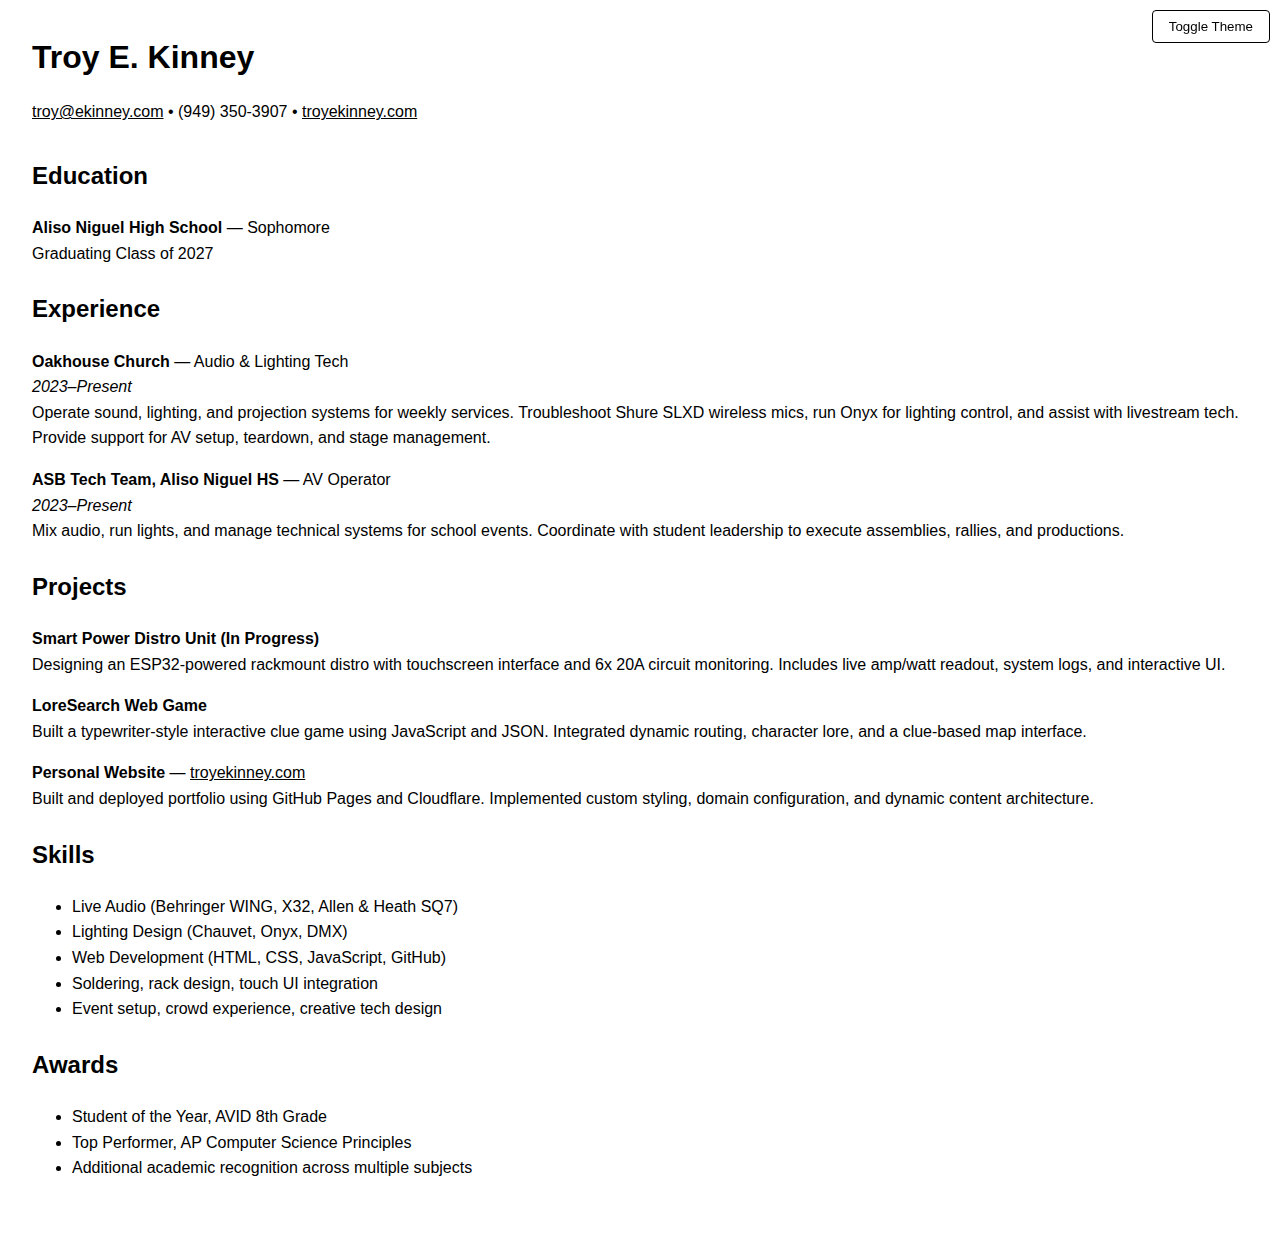
<file: troy_kinney_resume.html>
<!DOCTYPE html>
<html lang="en">
<head>
    <meta charset="UTF-8">
    <meta name="viewport" content="width=device-width, initial-scale=1.0">
    <title>Troy E. Kinney - Resume</title>
    <style>
        :root {
            --bg-color-light: #ffffff;
            --text-color-light: #000000;
            --bg-color-dark: #121212;
            --text-color-dark: #f0f0f0;
        }

        body {
            font-family: Arial, sans-serif;
            line-height: 1.6;
            margin: 0;
            padding: 2rem;
            background-color: var(--bg-color-light);
            color: var(--text-color-light);
            transition: background-color 0.3s, color 0.3s;
        }

        .dark-mode {
            background-color: var(--bg-color-dark);
            color: var(--text-color-dark);
        }

        header {
            margin-bottom: 2rem;
        }

        h1 {
            font-size: 2em;
            margin: 0;
        }

        a {
            color: inherit;
        }

        section {
            margin-bottom: 1.5rem;
        }

        .toggle-button {
            position: fixed;
            top: 10px;
            right: 10px;
            padding: 0.5rem 1rem;
            background: none;
            border: 1px solid currentColor;
            border-radius: 4px;
            cursor: pointer;
        }
    </style>
</head>
<body>
    <button class="toggle-button" onclick="toggleDarkMode()">Toggle Theme</button>
    <header>
        <h1>Troy E. Kinney</h1>
        <p><a href="mailto:troy@ekinney.com">troy@ekinney.com</a> • (949) 350-3907 • <a href="https://troyekinney.com">troyekinney.com</a></p>
    </header>

    <section>
        <h2>Education</h2>
        <p><strong>Aliso Niguel High School</strong> — Sophomore<br>Graduating Class of 2027</p>
    </section>

    <section>
        <h2>Experience</h2>
        <p><strong>Oakhouse Church</strong> — Audio & Lighting Tech<br><em>2023–Present</em><br>
        Operate sound, lighting, and projection systems for weekly services. Troubleshoot Shure SLXD wireless mics, run Onyx for lighting control, and assist with livestream tech. Provide support for AV setup, teardown, and stage management.</p>
        
        <p><strong>ASB Tech Team, Aliso Niguel HS</strong> — AV Operator<br><em>2023–Present</em><br>
        Mix audio, run lights, and manage technical systems for school events. Coordinate with student leadership to execute assemblies, rallies, and productions.</p>
    </section>

    <section>
        <h2>Projects</h2>
        <p><strong>Smart Power Distro Unit (In Progress)</strong><br>
        Designing an ESP32-powered rackmount distro with touchscreen interface and 6x 20A circuit monitoring. Includes live amp/watt readout, system logs, and interactive UI.</p>

        <p><strong>LoreSearch Web Game</strong><br>
        Built a typewriter-style interactive clue game using JavaScript and JSON. Integrated dynamic routing, character lore, and a clue-based map interface.</p>

        <p><strong>Personal Website</strong> — <a href="https://troyekinney.com">troyekinney.com</a><br>
        Built and deployed portfolio using GitHub Pages and Cloudflare. Implemented custom styling, domain configuration, and dynamic content architecture.</p>
    </section>

    <section>
        <h2>Skills</h2>
        <ul>
            <li>Live Audio (Behringer WING, X32, Allen & Heath SQ7)</li>
            <li>Lighting Design (Chauvet, Onyx, DMX)</li>
            <li>Web Development (HTML, CSS, JavaScript, GitHub)</li>
            <li>Soldering, rack design, touch UI integration</li>
            <li>Event setup, crowd experience, creative tech design</li>
        </ul>
    </section>

    <section>
        <h2>Awards</h2>
        <ul>
            <li>Student of the Year, AVID 8th Grade</li>
            <li>Top Performer, AP Computer Science Principles</li>
            <li>Additional academic recognition across multiple subjects</li>
        </ul>
    </section>

    <script>
        function toggleDarkMode() {
            document.body.classList.toggle('dark-mode');
        }
    </script>
</body>
</html>
</file>
